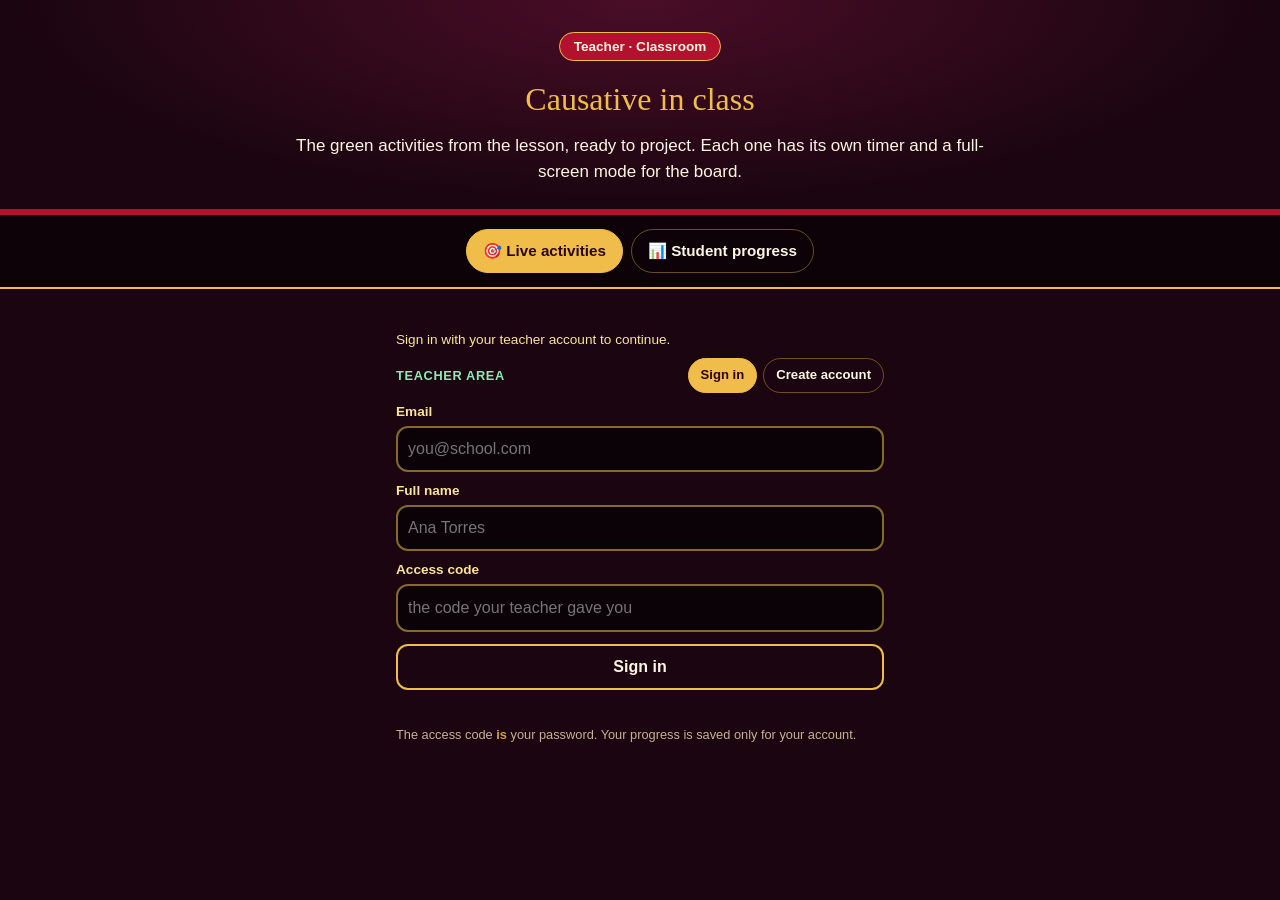
<file: aula.html>
<!DOCTYPE html>
<html lang="en" class="no-js">
<head>
<meta charset="utf-8">
<meta http-equiv="X-UA-Compatible" content="IE=edge">
<meta name="viewport" content="width=device-width, initial-scale=1, viewport-fit=cover">
<meta name="theme-color" content="#1a0510">
<link rel="stylesheet" href="auth.css">
<link rel="stylesheet" href="teacher.css">
<title>Causative · Classroom</title>
<style>
.js .hide{display:none}
.stage h3{margin-bottom:2px}
.stage .where{margin:0 0 8px;color:#fbe39a;font-size:.85rem}
.stage .timer{margin:6px 0}
</style>
</head>
<body>

<header class="thead">
<p class="badge">Teacher · Classroom</p>
<h1>Causative in class</h1>
<p>The green activities from the lesson, ready to project. Each one has its own timer and a full-screen mode for the board.</p>
</header>

<nav class="tabs" id="tabs" aria-label="Views">
<button type="button" class="tab on" data-view="live">🎯 Live activities</button>
<button type="button" class="tab" data-view="progress">📊 Student progress</button>
</nav>

<div class="gate" id="gate" data-auth></div>

<main id="app" hidden>

<!-- ============ LIVE ACTIVITIES ============ -->
<section id="view-live" class="wrap">
<h2>Pick an activity</h2>
<p class="muted">Filter by section, then press <b>Start timer</b>. <b>Full screen</b> fills the board.</p>
<div class="chips" id="filters"></div>
<div id="live-list"></div>
</section>

<!-- ============ STUDENT PROGRESS ============ -->
<section id="view-progress" class="wrap" hidden>
<h2>Student progress</h2>
<p class="muted" id="prog-summary">Loading…</p>
<div class="rowline">
<label for="search" class="lbl">Search student</label>
<input type="search" id="search" placeholder="name or email">
<button type="button" class="btn small" id="reload">Reload</button>
</div>
<div id="prog-list"></div>
</section>

</main>

<script src="config.js"></script>
<script src="sb.js"></script>
<script src="auth.js"></script>
<script src="curriculum.js"></script>
<script src="teacher.js"></script>
<script>
(function(){
'use strict';
var doc=document;
function esc(s){return T.esc(s);}
function el(id){return T.el(id);}

/* ---------- filters ---------- */
var filter='all';

function buildFilters(){
  var box=el('filters'),html='',i;
  html+='<button type="button" class="chip on" data-f="all">All</button>';
  for(i=0;i<Curriculum.sections.length;i++){
    var s=Curriculum.sections[i];
    html+='<button type="button" class="chip" data-f="'+s.id+'">'+esc(s.badge)+'</button>';
  }
  box.innerHTML=html;
  var chips=T.qsa('.chip',box);
  for(i=0;i<chips.length;i++){
    chips[i].onclick=function(){
      filter=this.getAttribute('data-f');
      var j;for(j=0;j<chips.length;j++)chips[j].className='chip'+(chips[j]===this?' on':'');
      renderLive();
    };
  }
}

/* ---------- live activities ---------- */
function renderLive(){
  var list=el('live-list'),html='',i,shown=0;
  for(i=0;i<Curriculum.activities.length;i++){
    var a=Curriculum.activities[i];
    if(filter!=='all'&&a.section!==filter)continue;
    shown++;
    var sec=Curriculum.sectionById(a.section);
    html+='<article class="stage" data-min="'+a.min+'" data-i="'+i+'">'+
      '<h3>'+esc(a.title)+'</h3>'+
      '<p class="where">'+esc(sec?sec.badge:'')+'</p>'+
      a.html+
      '<div class="timer" aria-live="off">--:--</div>'+
      '<div class="acts">'+
      '<button type="button" class="btn green t-start">Start timer</button>'+
      '<button type="button" class="btn t-reset">Reset</button>'+
      '<button type="button" class="btn t-full">Full screen</button>'+
      '</div></article>';
  }
  if(!shown)html='<p class="muted">No activity for this section.</p>';
  list.innerHTML=html;
  var stages=T.qsa('.stage',list);
  for(i=0;i<stages.length;i++)bindStage(stages[i]);
}

function bindStage(st){
  var min=parseInt(st.getAttribute('data-min'),10)||5;
  var start=T.qs('.t-start',st),reset=T.qs('.t-reset',st),full=T.qs('.t-full',st);
  var tEl=T.qs('.timer',st);
  var left=0,iv=null;
  function draw(){T.txt(tEl,left?Math.floor(left/60)+':'+('0'+(left%60)).slice(-2):'--:--');}
  function stop(){if(iv){clearInterval(iv);iv=null;}T.txt(start,'Start timer');}
  start.onclick=function(){
    if(iv){stop();return;}
    left=min*60;
    T.txt(start,'Stop');
    draw();
    iv=setInterval(function(){
      left--;draw();
      if(left<=0){stop();T.txt(tEl,"Time's up!");}
    },1000);
  };
  reset.onclick=function(){stop();left=0;draw();T.txt(tEl,'--:--');};
  full.onclick=function(){
    if(!hasC(st,'big')){
      doc.body.setAttribute('data-proj','1');
      var tabs=T.qs('.tabs'),head=T.qs('.thead');
      if(tabs)tabs.setAttribute('hidden','');
      if(head)head.setAttribute('hidden','');
      addC(st,'big');
      T.txt(full,'Exit full screen');
      if(doc.documentElement.requestFullscreen)try{doc.documentElement.requestFullscreen();}catch(e){}
      try{st.focus();}catch(e){}
    }else{
      exitStage(st,full);
    }
  };
  st.setAttribute('tabindex','-1');
}
function addC(e,c){if(!hasC(e,c))e.className=(e.className?e.className+' ':'')+c;}
function remC(e,c){e.className=(' '+(e.className||'')+' ').replace(' '+c+' ',' ').replace(/^\s+|\s+$/g,'');}
function hasC(e,c){return (' '+(e.className||'')+' ').indexOf(' '+c+' ')>-1;}
function exitStage(st,full){
  remC(st,'big');
  T.txt(full,'Full screen');
  var tabs=T.qs('.tabs'),head=T.qs('.thead');
  if(tabs)tabs.removeAttribute('hidden');
  if(head)head.removeAttribute('hidden');
  doc.body.removeAttribute('data-proj');
  if(doc.exitFullscreen&&doc.fullscreenElement){try{doc.exitFullscreen();}catch(e){}}
}
doc.addEventListener('keydown',function(e){
  e=e||window.event;
  var k=e.keyCode||e.which;
  if(k!==27)return;
  var st=T.qs('.stage.big');
  if(st)exitStage(st,T.qs('.t-full',st));
},false);
/* ---------- progress ---------- */
var data=null;

function sectionRows(st){
  var rows=[],i;
  for(i=0;i<Curriculum.sections.length;i++){
    var s=Curriculum.sections[i];
    rows.push({sec:s,st:Curriculum.stats(s,st)});
  }
  return rows;
}

function renderProgress(){
  if(!data)return;
  var list=el('prog-list');
  var all=T.students(data);
  var q=(el('search').value||'').toLowerCase().replace(/^\s+|\s+$/g,'');
  var html='',i,shown=0,active=0;
  for(i=0;i<all.length;i++){
    var p=all[i],rec=data.byId[p.id];
    if(q&&(p.full_name||'').toLowerCase().indexOf(q)<0&&(p.email||'').toLowerCase().indexOf(q)<0)continue;
    shown++;
    var st=state(p.id),ov=Curriculum.overall(st);
    if(ov.done)active++;
    var pts=T.pointsOf(data,p.id),upd=T.updatedOf(data,p.id);
    html+='<article class="stu" data-id="'+p.id+'">'+
      '<div class="rowline"><span class="lbl"><h3>'+esc(p.full_name||p.email)+'</h3>'+
      '<span class="mail">'+esc(p.email)+'</span></span>'+
      T.bar(ov.pct)+'<span class="pct">'+ov.pct+'%</span></div>'+
      '<p class="muted">'+pts+' pts · '+(ov.wrong?ov.wrong+' wrong answers · ':'')+T.fmtWhen(upd)+'</p>'+
      '<div class="det" hidden></div>'+
      '<p class="rowline"><button type="button" class="btn small t-det">Details</button>'+
      '<a class="btn small" href="taller.html?st='+p.id+'">Open in Workshop</a></p>'+
      '</article>';
  }
  if(!shown)html='<p class="muted">No student matches that search.</p>';
  if(!all.length)html='<p class="muted">No students yet. They create their account from the lesson page with the access code you gave them.</p>';
  list.innerHTML=html;
  T.txt(el('prog-summary'),all.length+' students · '+active+' with progress started');
  var btns=T.qsa('.t-det',list);
  for(i=0;i<btns.length;i++)btns[i].onclick=function(){
    var card=this;while(card&&!hasC(card,'stu'))card=card.parentNode;
    if(!card)return;
    var det=T.qs('.det',card);
    if(!det.hasAttribute('hidden')){det.setAttribute('hidden','');T.txt(this,'Details');return;}
    det.innerHTML=detailHTML(card.getAttribute('data-id'));
    det.removeAttribute('hidden');
    T.txt(this,'Hide');
  };
}
function state(id){return T.stateOf(data,id);}

function detailHTML(id){
  var st=state(id),rows=sectionRows(st),html='<div class="grid">',i;
  for(i=0;i<rows.length;i++){
    html+='<div><p class="muted">'+esc(rows[i].sec.badge)+'</p>'+T.bar(rows[i].st.pct,true)+
      ' <span class="pct">'+rows[i].st.pct+'%</span></div>';
  }
  html+='</div>';
  var wrong=T.wrongList(st);
  if(wrong.length){
    html+='<p><b>Most missed questions</b></p><ul>';
    for(i=0;i<wrong.length&&i<8;i++){
      html+='<li>'+esc(T.floorLabel(wrong[i].floor))+' · question '+(parseInt(wrong[i].item,10)+1)+
        ' · '+wrong[i].misses+' miss'+(wrong[i].misses>1?'es':'')+'</li>';
    }
    html+='</ul>';
  }else{
    html+='<p class="muted">No recorded mistakes.</p>';
  }
  var weak=Curriculum.weakest(st,2),k;
  if(weak.length){
    html+='<p><b>Weak sections</b></p><ul>';
    for(k=0;k<weak.length;k++)html+='<li>'+esc(weak[k].sec.badge)+' — '+weak[k].s.pct+'% complete</li>';
    html+='</ul>';
  }
  return html;
}

function reload(){
  T.msg(el('prog-summary'),'Loading…');
  T.loadData().then(function(d){
    data=d;
    renderProgress();
  },function(err){
    T.msg(el('prog-summary'),Auth.friendly(err),'bad');
  });
}

/* ---------- boot ---------- */
el('search').oninput=renderProgress;
el('reload').onclick=reload;

var tabs=T.qsa('#tabs .tab'),i;
for(i=0;i<tabs.length;i++){
  tabs[i].onclick=function(){
    var j;for(j=0;j<tabs.length;j++)tabs[j].className='tab'+(tabs[j]===this?' on':'');
    var v=this.getAttribute('data-view');
    el('view-live').hidden=(v!=='live');
    el('view-progress').hidden=(v!=='progress');
    if(v==='progress'&&!data)reload();
    if(v==='live')renderLive();
  };
}

buildFilters();
renderLive();

T.gate({el:el('gate'),app:el('app'),onReady:function(){reload();}});
})();
</script>
</body>
</html>
</file>
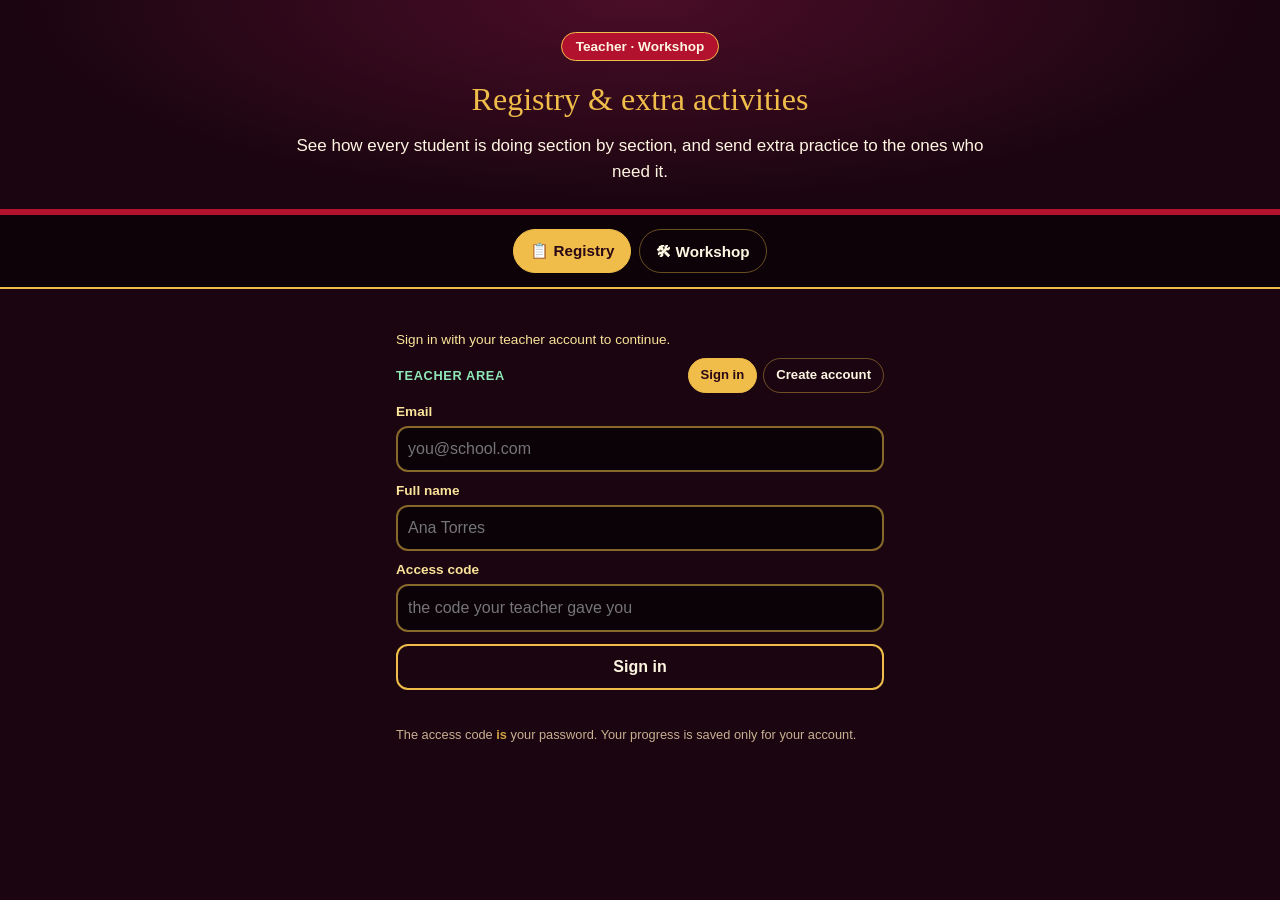
<file: taller.html>
<!DOCTYPE html>
<html lang="en" class="no-js">
<head>
<meta charset="utf-8">
<meta http-equiv="X-UA-Compatible" content="IE=edge">
<meta name="viewport" content="width=device-width, initial-scale=1, viewport-fit=cover">
<meta name="theme-color" content="#1a0510">
<link rel="stylesheet" href="auth.css">
<link rel="stylesheet" href="teacher.css">
<title>Causative · Workshop</title>
<style>
.matrix td.p{text-align:center;font-weight:800}
.matrix td.p.low{color:#ff9b9b}
.matrix td.p.mid{color:#fbe39a}
.matrix td.p.high{color:#8fe8b8}
.picker{display:flex;gap:10px;flex-wrap:wrap;align-items:flex-end}
.picker label{flex:1 1 260px;margin-top:0}
.assign{border-left:4px solid #3fbf7f;background:linear-gradient(160deg,#0f2a1f,#0a1c15);border:1px solid rgba(63,191,127,.45);border-left:4px solid #3fbf7f;border-radius:12px;padding:12px 14px;margin:10px 0}
.assign h4{margin:0 0 4px;color:#8fe8b8;font-size:1rem}
.assign .body p{margin:.4em 0}
.assign .body ol,.assign .body ul{margin:.4em 0;padding-left:20px}
.tag{display:inline-block;background:rgba(240,189,74,.18);border:1px solid rgba(240,189,74,.5);color:#fbe39a;border-radius:99px;padding:1px 9px;font-size:.72rem;margin:2px 4px 0 0}
.done{opacity:.6}
</style>
</head>
<body>

<header class="thead">
<p class="badge">Teacher · Workshop</p>
<h1>Registry &amp; extra activities</h1>
<p>See how every student is doing section by section, and send extra practice to the ones who need it.</p>
</header>

<nav class="tabs" id="tabs" aria-label="Views">
<button type="button" class="tab on" data-view="reg">📋 Registry</button>
<button type="button" class="tab" data-view="work">🛠 Workshop</button>
</nav>

<div class="gate" id="gate" data-auth></div>

<main id="app" hidden>

<!-- ============ REGISTRY ============ -->
<section id="view-reg" class="wrap">
<h2>Class registry</h2>
<p class="muted" id="reg-summary">Loading…</p>
<div class="rowline">
<label for="reg-search" class="lbl">Search</label>
<input type="search" id="reg-search" placeholder="name or email">
<button type="button" class="btn small" id="reg-reload">Reload</button>
</div>
<div class="tw">
<table class="matrix">
<thead><tr id="reg-head"></tr></thead>
<tbody id="reg-body"></tbody>
</table>
</div>
<p class="muted">Tap a name to open that student in the Workshop. Percentages come from the student's own answers, checkpoints and writing tasks.</p>
</section>

<!-- ============ WORKSHOP ============ -->
<section id="view-work" class="wrap" hidden>
<h2>Student workshop</h2>
<div class="picker">
<label for="stu">Student
<select id="stu"></select></label>
<button type="button" class="btn small" id="work-reload">Reload</button>
</div>

<div id="work-summary" class="panel"><p class="muted">Pick a student.</p></div>

<h3>Sections</h3>
<div id="work-sections" class="grid"></div>

<h3>Suggested extra activities</h3>
<p class="muted">Based on the sections with the lowest progress and the most missed answers. One tap sends it to the student's page.</p>
<div id="work-suggest"></div>

<h3>Create your own</h3>
<form id="custom" class="panel">
<label for="c-floor">Section</label>
<select id="c-floor"></select>
<label for="c-title">Title</label>
<input type="text" id="c-title" placeholder="Repair: get + person + to" required>
<label for="c-body">Instructions (blank line = new paragraph)</label>
<textarea id="c-body" placeholder="Write 5 sentences with get + person + to verb.&#10;&#10;Check them against the golden rule." required></textarea>
<p class="msg" id="c-msg" role="status" aria-live="polite"></p>
<button type="submit" class="btn green">Send to this student</button>
</form>

<h3>Assigned to this student</h3>
<div id="work-assigned"></div>
</section>

</main>

<script src="config.js"></script>
<script src="sb.js"></script>
<script src="auth.js"></script>
<script src="curriculum.js"></script>
<script src="teacher.js"></script>
<script>
(function(){
'use strict';
var doc=document,data=null,assignments=[],curId=null;

function esc(s){return T.esc(s);}
function el(id){return T.el(id);}

/* ---------- helpers ---------- */
function pctClass(p){return p>=70?'high':(p>=40?'mid':'low');}

function textToHTML(s){
  var blocks=String(s||'').split(/\n\s*\n/),html='',i,j;
  for(i=0;i<blocks.length;i++){
    var lines=blocks[i].split('\n'),inner='';
    for(j=0;j<lines.length;j++){
      if(!lines[j].replace(/^\s+|\s+$/g,''))continue;
      inner+=(j?'<br>':'')+esc(lines[j]);
    }
    if(inner)html+='<p>'+inner+'</p>';
  }
  return html||'<p></p>';
}

function studentById(id){
  var i;for(i=0;i<data.profiles.length;i++)if(data.profiles[i].id===id)return data.profiles[i];
  return null;
}

/* ---------- registry ---------- */
function renderHead(){
  var html='<th>Student</th><th>Overall</th>',i;
  for(i=0;i<Curriculum.sections.length;i++)html+='<th>'+esc(Curriculum.sections[i].id.toUpperCase())+'</th>';
  html+='<th class="num">Pts</th><th>Last activity</th>';
  el('reg-head').innerHTML=html;
}

function renderReg(){
  if(!data)return;
  var all=T.students(data);
  var q=(el('reg-search').value||'').toLowerCase().replace(/^\s+|\s+$/g,'');
  var html='',i,j,shown=0;
  for(i=0;i<all.length;i++){
    var p=all[i];
    if(q&&(p.full_name||'').toLowerCase().indexOf(q)<0&&(p.email||'').toLowerCase().indexOf(q)<0)continue;
    shown++;
    var st=T.stateOf(data,p.id),ov=Curriculum.overall(st);
    html+='<tr><td><a href="#" data-st="'+p.id+'">'+esc(p.full_name||p.email)+'</a></td>'+
      '<td class="p '+pctClass(ov.pct)+'">'+ov.pct+'%</td>';
    for(j=0;j<Curriculum.sections.length;j++){
      var s=Curriculum.stats(Curriculum.sections[j],st);
      html+='<td class="p '+pctClass(s.pct)+'">'+(s.total?s.pct+'%':'–')+'</td>';
    }
    html+='<td class="num">'+T.pointsOf(data,p.id)+'</td><td>'+T.fmtWhen(T.updatedOf(data,p.id))+'</td></tr>';
  }
  if(!all.length)html='<tr><td colspan="13" class="muted">No students yet. They create their account from the lesson page with the access code you gave them.</td></tr>';
  else if(!shown)html='<tr><td colspan="13" class="muted">No student matches that search.</td></tr>';
  el('reg-body').innerHTML=html;
  T.txt(el('reg-summary'),all.length+' students · '+shown+' shown');
  var links=T.qsa('#reg-body a[data-st]'),k;
  for(k=0;k<links.length;k++){
    links[k].onclick=function(e){
      if(e&&e.preventDefault)e.preventDefault();
      select(this.getAttribute('data-st'));
      switchView('work');
      return false;
    };
  }
}

/* ---------- workshop ---------- */
function fillPicker(){
  var all=T.students(data),html='',i;
  for(i=0;i<all.length;i++){
    html+='<option value="'+all[i].id+'"'+(all[i].id===curId?' selected':'')+'>'+
      esc(all[i].full_name||all[i].email)+'</option>';
  }
  if(!all.length)html='<option value="">No students yet</option>';
  el('stu').innerHTML=html;
}

function fillFloors(){
  var sel=el('c-floor'),h='',i;
  if(sel.options.length)return;
  for(i=0;i<Curriculum.sections.length;i++)
    h+='<option value="'+Curriculum.sections[i].id+'">'+esc(Curriculum.sections[i].badge)+'</option>';
  sel.innerHTML=h;
}

function renderWork(){
  if(!data)return;
  fillPicker();
  if(!curId){
    el('work-summary').innerHTML='<p class="muted">Pick a student.</p>';
    el('work-sections').innerHTML='';
    el('work-suggest').innerHTML='';
    el('work-assigned').innerHTML='';
    return;
  }
  var p=studentById(curId);
  if(!p){curId=null;return renderWork();}
  var st=T.stateOf(data,curId),ov=Curriculum.overall(st);
  el('work-summary').innerHTML=
    '<div class="rowline"><span class="lbl"><h3 style="margin:0">'+esc(p.full_name||p.email)+'</h3>'+
    '<span class="muted">'+esc(p.email)+'</span></span>'+T.bar(ov.pct)+'<span class="pct">'+ov.pct+'%</span></div>'+
    '<p class="muted">'+T.pointsOf(data,curId)+' pts · '+ov.wrong+' wrong answers · last activity '+
    T.fmtWhen(T.updatedOf(data,curId))+'</p>';

  var html='',i;
  for(i=0;i<Curriculum.sections.length;i++){
    var s=Curriculum.stats(Curriculum.sections[i],st);
    html+='<div><p class="muted">'+esc(Curriculum.sections[i].badge)+'</p>'+
      T.bar(s.pct,true)+' <span class="pct">'+s.pct+'%</span>'+
      (s.wrong?'<span class="muted"> · '+s.wrong+' miss</span>':'')+'</div>';
  }
  el('work-sections').innerHTML=html;

  renderSuggest(st);
  renderAssigned();
}

function alreadyAssigned(title){
  var i;
  for(i=0;i<assignments.length;i++){
    if(assignments[i].student_id===curId&&assignments[i].title===title)return true;
  }
  return false;
}

function renderSuggest(st){
  var weak=Curriculum.weakest(st,3),box=el('work-suggest'),html='',i,j,n=0;
  if(!weak.length){
    html='<p class="muted">No progress recorded yet. Suggested activities appear as soon as this student answers something.</p>';
    box.innerHTML=html;
    return;
  }
  for(i=0;i<weak.length;i++){
    var sec=weak[i].sec,list=Curriculum.bank[sec.id]||[];
    for(j=0;j<list.length;j++){
      var a=list[j];
      if(alreadyAssigned(a.title))continue;
      n++;
      html+='<div class="assign" data-sec="'+sec.id+'">'+
        '<h4>'+esc(a.title)+'</h4>'+
        '<p class="muted">'+esc(sec.badge)+' · suggested because: '+
        (weak[i].s.wrong?weak[i].s.wrong+' missed answers':'only '+weak[i].s.pct+'% complete')+'</p>'+
        '<div class="body">'+a.body+'</div>'+
        '<p>'+((a.tags||[]).map(function(t){return '<span class="tag">'+esc(t)+'</span>';}).join(''))+'</p>'+
        '<button type="button" class="btn green small t-send">Send to student</button>'+
        '</div>';
    }
  }
  if(!n)html='<p class="muted">Everything from the suggestions list is already assigned. Create your own below.</p>';
  box.innerHTML=html;
  var btns=T.qsa('.t-send',box),k;
  for(k=0;k<btns.length;k++){
    btns[k].onclick=function(){
      var card=this;while(card&&!card.className.match(/\bassign\b/))card=card.parentNode;
      if(!card)return;
      var sec=card.getAttribute('data-sec');
      var title=T.qs('h4',card).textContent;
      var bodyHTML=T.qs('.body',card).innerHTML;
      send({floor:sec,title:title,body:bodyHTML,source:'auto'},card,this);
    };
  }
}

function renderAssigned(){
  var box=el('work-assigned'),html='',i,open=0,done=0;
  for(i=0;i<assignments.length;i++){
    var a=assignments[i];
    if(a.student_id!==curId)continue;
    if(a.status==='done')done++;else open++;
    html+='<div class="assign'+(a.status==='done'?' done':'')+'" data-id="'+a.id+'">'+
      '<h4>'+esc(a.title)+'</h4>'+
      '<p class="muted">'+(a.floor?esc(floorBadge(a.floor))+' · ':'')+
      (a.source==='auto'?'auto suggestion':'your activity')+' · '+
      (a.status==='done'?'<span class="pill green">done '+T.fmtWhen(a.completed_at)+'</span>':
        '<span class="pill gold">assigned '+T.fmtWhen(a.created_at)+'</span>')+'</p>'+
      '<div class="body">'+(a.body||'')+'</div>'+
      '<p><button type="button" class="btn red small t-del">Remove</button></p>'+
      '</div>';
  }
  if(!open&&!done)html='<p class="muted">Nothing assigned yet.</p>';
  else html='<p class="muted">'+open+' open · '+done+' completed</p>'+html;
  box.innerHTML=html;
  var btns=T.qsa('.t-del',box),k;
  for(k=0;k<btns.length;k++){
    btns[k].onclick=function(){
      var card=this;while(card&&!card.getAttribute('data-id'))card=card.parentNode;
      if(!card)return;
      var id=card.getAttribute('data-id');
      if(!window.confirm('Remove this activity?'))return;
      this.disabled=true;
      sb.from('assignments').delete().eq('id',id).then(function(){
        var j;for(j=0;j<assignments.length;j++)if(assignments[j].id===id){assignments.splice(j,1);break;}
        renderAssigned();renderSuggest(T.stateOf(data,curId));
      },function(e){window.alert(Auth.friendly(e));});
    };
  }
}

function floorBadge(id){
  var s=Curriculum.sectionById(id);
  return s?s.badge:id;
}

function send(payload,card,btn){
  if(!curId)return;
  payload.student_id=curId;
  var old=btn?btn.innerHTML:'';
  if(btn){btn.disabled=true;btn.innerHTML='Sending…';}
  sb.from('assignments').insert(payload).then(function(rows){
    if(rows&&rows.length)assignments.unshift(rows[0]);
    if(btn){btn.disabled=false;btn.innerHTML=old;}
    if(card&&card.parentNode)card.parentNode.removeChild(card);
    renderAssigned();
    var box=el('work-suggest');
    if(!T.qs('.assign',box))renderSuggest(T.stateOf(data,curId));
    if(payload.source==='manual')T.msg(el('c-msg'),'Sent. The student will see it next time they open the lesson.','ok');
  },function(e){
    if(btn){btn.disabled=false;btn.innerHTML=old;}
    T.msg(el('c-msg'),Auth.friendly(e),'bad');
  });
}

/* ---------- custom form ---------- */
el('custom').onsubmit=function(e){
  if(e&&e.preventDefault)e.preventDefault();
  var title=(el('c-title').value||'').replace(/^\s+|\s+$/g,'');
  var body=(el('c-body').value||'').replace(/^\s+|\s+$/g,'');
  var floor=el('c-floor').value;
  if(!title||!body){T.msg(el('c-msg'),'Write a title and the instructions.','bad');return false;}
  send({floor:floor,title:title,body:textToHTML(body),source:'manual'},null,
       T.qs('button[type=submit]',el('custom')));
  el('c-title').value='';el('c-body').value='';
  return false;
};

/* ---------- load / views ---------- */
function load(){
  T.msg(el('reg-summary'),'Loading…');
  return T.loadData().then(function(d){
    data=d;
    if(!curId){
      var first=T.students(d);
      curId=first.length?first[0].id:null;
    }
    return T.loadAssignments().then(function(a){
      assignments=a;
      renderHead();renderReg();renderWork();
      T.msg(el('reg-summary'),T.students(d).length+' students');
    });
  })['catch'](function(err){
    T.msg(el('reg-summary'),Auth.friendly(err),'bad');
    return null;
  });
}

function select(id){curId=id;renderWork();}

function switchView(v){
  var tabs=T.qsa('#tabs .tab'),i;
  for(i=0;i<tabs.length;i++)
    tabs[i].className='tab'+(tabs[i].getAttribute('data-view')===v?' on':'');
  el('view-reg').hidden=(v!=='reg');
  el('view-work').hidden=(v!=='work');
}

var tabs=T.qsa('#tabs .tab'),i;
for(i=0;i<tabs.length;i++)
  tabs[i].onclick=function(){switchView(this.getAttribute('data-view'));};

el('reg-search').oninput=renderReg;
el('reg-reload').onclick=load;
el('work-reload').onclick=load;
el('stu').onchange=function(){curId=this.value;renderWork();};
fillFloors();

function fromQuery(){
  var m=/[?&]st=([^&]+)/.exec(location.search||'');
  return m?decodeURIComponent(m[1]):null;
}

T.gate({el:el('gate'),app:el('app'),onReady:function(){
  var q=fromQuery();
  if(q)curId=q;
  load().then(function(){if(q)switchView('work');});
}});
})();
</script>
</body>
</html>
</file>
<file: auth.css>
/* auth.css · sign-in box shared by index / aula / taller */
.authbox{background:linear-gradient(160deg,#250615,#12030a);border:1px solid rgba(240,189,74,.45);border-radius:16px;padding:14px 16px;margin:16px 0;text-align:left;max-width:520px;margin-left:auto;margin-right:auto}
.auth-head{display:-webkit-box;display:-webkit-flex;display:-ms-flexbox;display:flex;-webkit-box-align:center;-ms-flex-align:center;-webkit-align-items:center;align-items:center;-webkit-box-pack:justify;-ms-flex-pack:justify;justify-content:space-between;-ms-flex-wrap:wrap;flex-wrap:wrap;-webkit-flex-wrap:wrap;gap:8px;margin-bottom:8px}
.auth-brand{font-weight:800;letter-spacing:.05em;font-size:.8rem;color:#8fe8b8;text-transform:uppercase}
.auth-tabs{display:flex;gap:6px}
.auth-tab{font:inherit;font-weight:800;font-size:.82rem;color:#fff6e2;background:transparent;border:1px solid rgba(240,189,74,.4);border-radius:99px;padding:6px 12px;min-height:34px;cursor:pointer}
.auth-tab.on{background:#f0bd4a;color:#2a0715;border-color:#f0bd4a}
.auth-form label{display:block;font-size:.85rem;color:#fbe39a;font-weight:700;margin:8px 0 0}
.auth-form input{width:100%;box-sizing:border-box;margin-top:4px;font-family:inherit;font-size:1rem;color:#fff6e2;background:rgba(0,0,0,.55);border:2px solid rgba(240,189,74,.55);border-radius:12px;padding:10px;min-height:48px}
.auth-form input:focus{border-color:#f0bd4a}
.auth-submit{width:100%;margin-top:12px}
.auth-msg{min-height:1.3em;font-size:.9rem;margin:8px 0 0;color:#fbe39a}
.auth-msg.ok{color:#8fe8b8}
.auth-msg.bad{color:#ff9b9b}
.auth-help{font-size:.8rem;color:#e7cfa8;margin:8px 0 0;opacity:.85}
.auth-note{font-size:.85rem;color:#fbe39a;margin:0 0 8px}
.auth-who{display:block;font-size:.95rem;color:#fff6e2}
.auth-who small{color:#d9b98a;display:block;font-size:.78rem;word-break:break-all}
.auth-role{display:inline-block;background:#3fbf7f;color:#052014;font-size:.7rem;font-weight:800;border-radius:99px;padding:2px 8px;margin-left:6px;text-transform:uppercase;vertical-align:middle}
.auth-out{margin-top:10px;font-family:inherit;font-weight:800;font-size:.9rem;color:#fff6e2;background:transparent;border:2px solid #f0bd4a;border-radius:12px;padding:9px 14px;min-height:44px;cursor:pointer}
.auth-out:hover{background:rgba(240,189,74,.2)}
.auth-denied{margin:0}
.auth-denied p{margin:6px 0}
/* teacher pages gate */
.gate{max-width:520px;margin:40px auto;padding:0 16px}
</file>
<file: teacher.css>
/* teacher.css · shared look for aula.html and taller.html (same palette as the lesson) */
*{-webkit-box-sizing:border-box;-moz-box-sizing:border-box;box-sizing:border-box}
html{-webkit-text-size-adjust:100%;text-size-adjust:100%;color-scheme:dark;overflow-x:hidden}
body{margin:0;background:#1a0510;color:#fff6e2;font-family:-apple-system,BlinkMacSystemFont,"Segoe UI",Roboto,"Helvetica Neue",Arial,sans-serif;font-size:17px;line-height:1.55}
h1,h2,h3{font-family:Georgia,"Times New Roman",Times,serif;font-weight:400;color:#f0bd4a;margin:.25em 0}
h1{font-size:2rem}h2{font-size:1.5rem}h3{font-size:1.15rem;color:#fbe39a}
p{margin:.5em 0}
a{color:#fbe39a}
b,strong{color:#f0bd4a}
.wrap{max-width:1080px;margin:0 auto;padding:0 16px}
.thead{background:radial-gradient(ellipse at top,#4a0d27,#1a0510 70%);border-bottom:6px solid #b3122f;padding:26px 16px 18px;text-align:center}
.thead p{max-width:720px;margin:6px auto}
.badge{display:inline-block;background:#b3122f;color:#fff6e2;font-weight:800;border-radius:99px;padding:3px 14px;font-size:.85rem;border:1px solid #f0bd4a}
/* tabs */
.tabs{display:flex;flex-wrap:wrap;gap:8px;justify-content:center;padding:14px 12px;background:#0d0208;border-bottom:2px solid #f0bd4a;position:sticky;top:0;z-index:9}
.tab{font-family:inherit;font-weight:800;font-size:.95rem;color:#fff6e2;background:transparent;border:1px solid rgba(240,189,74,.4);border-radius:99px;padding:9px 16px;min-height:44px;cursor:pointer}
.tab.on{background:#f0bd4a;color:#2a0715;border-color:#f0bd4a}
/* cards */
.card{background:linear-gradient(160deg,#3a0a20,#250615);border:1px solid rgba(240,189,74,.4);border-radius:16px;padding:16px;margin:14px 0}
.panel{background:#12030a;border:1px solid rgba(240,189,74,.3);border-radius:16px;padding:14px 16px;margin:14px 0}
/* buttons */
.btn{font-family:inherit;font-weight:800;font-size:1rem;color:#fff6e2;background:transparent;border:2px solid #f0bd4a;border-radius:12px;padding:9px 14px;min-height:46px;min-width:46px;cursor:pointer;touch-action:manipulation}
.btn:hover,.btn:focus{background:rgba(240,189,74,.2)}
.btn.green{border-color:#3fbf7f}
.btn.green:hover,.btn.green:focus{background:rgba(63,191,127,.25)}
.btn.red{border-color:#ff6b6b}
.btn.red:hover,.btn.red:focus{background:rgba(255,107,107,.22)}
.btn.small{font-size:.85rem;padding:6px 10px;min-height:38px}
.btn[disabled]{opacity:.5;cursor:default}
/* inputs */
input[type=text],input[type=email],input[type=search],select,textarea{
  width:100%;font-family:inherit;font-size:1rem;color:#fff6e2;background:rgba(0,0,0,.6);
  border:2px solid rgba(240,189,74,.55);border-radius:12px;padding:10px;min-height:46px;touch-action:manipulation}
textarea{min-height:130px;resize:vertical}
label{display:block;font-size:.85rem;color:#fbe39a;font-weight:700;margin:10px 0 4px}
/* chips / filters */
.chips{display:flex;flex-wrap:wrap;gap:8px;margin:12px 0}
.chip{font-family:inherit;font-weight:800;font-size:.85rem;color:#fff6e2;background:transparent;border:1px solid rgba(240,189,74,.45);border-radius:99px;padding:7px 13px;min-height:38px;cursor:pointer}
.chip.on{background:#f0bd4a;color:#2a0715}
/* progress meter */
.meter{height:14px;border-radius:99px;background:rgba(0,0,0,.55);overflow:hidden;border:1px solid rgba(240,189,74,.6)}
.meter i{display:block;height:100%;background:linear-gradient(90deg,#b3122f,#f0bd4a,#3fbf7f);width:0;-webkit-transition:width .4s;transition:width .4s}
.meter.thin{height:9px}
.pct{font-weight:800;color:#fbe39a;font-size:.9rem}
/* tables */
.tw{overflow-x:auto;-webkit-overflow-scrolling:touch}
table{width:100%;border-collapse:collapse;font-size:.92rem}
td,th{border:1px solid rgba(240,189,74,.3);padding:8px;text-align:left;vertical-align:middle}
th{background:#4a0d27;color:#f0bd4a;font-weight:800}
tbody tr:nth-child(even) td{background:rgba(255,255,255,.03)}
td.num{text-align:right;font-variant-numeric:tabular-nums}
/* student cards */
.stu{background:linear-gradient(160deg,#2a0716,#180410);border:1px solid rgba(240,189,74,.35);border-radius:16px;padding:14px 16px;margin:12px 0}
.stu h3{margin:0}
.stu .mail{font-size:.82rem;color:#d9b98a;word-break:break-all}
.grid{display:grid;grid-template-columns:repeat(auto-fit,minmax(min(240px,100%),1fr));gap:12px}
.rowline{display:flex;align-items:center;gap:10px;flex-wrap:wrap}
.rowline .lbl{min-width:150px;flex:1 1 150px;font-size:.85rem;color:#fbe39a}
.rowline .meter{flex:2 1 180px}
.muted{color:#d9b98a;font-size:.85rem}
.msg{min-height:1.3em;font-size:.9rem;color:#fbe39a}
.msg.ok{color:#8fe8b8}
.msg.bad{color:#ff9b9b}
.pill{display:inline-block;border-radius:99px;padding:2px 10px;font-size:.75rem;font-weight:800;text-transform:uppercase;letter-spacing:.04em}
.pill.green{background:#3fbf7f;color:#052014}
.pill.gold{background:#f0bd4a;color:#2a0715}
.pill.grey{background:rgba(255,255,255,.14);color:#fff6e2}
/* live activity stage */
.stage{background:#0f2a1f;border:1px solid #3fbf7f;border-top:6px solid #3fbf7f;border-radius:16px;padding:18px;margin:14px 0}
.stage h3{color:#8fe8b8;font-family:-apple-system,BlinkMacSystemFont,"Segoe UI",Roboto,Arial,sans-serif;font-weight:800;letter-spacing:.05em;font-size:1rem;margin:0 0 8px}
.stage ol{margin:8px 0;padding-left:22px;font-size:1.15rem}
.stage li{margin:8px 0}
.stage .timer{font-family:Georgia,serif;font-size:2.6rem;color:#fbe39a;font-variant-numeric:tabular-nums}
.stage .acts{display:flex;gap:10px;flex-wrap:wrap;margin-top:10px}
/* projection / 10-foot mode */
.stage.big{position:fixed;left:0;top:0;right:0;bottom:0;z-index:50;margin:0;border-radius:0;overflow:auto;padding:5vh 6vw;background:#0f2a1f}
.stage.big ol{font-size:1.7rem;line-height:1.7}
.stage.big h3{font-size:1.6rem}
.stage.big .timer{font-size:5rem}
/* hint boxes */
.hint{border-left:3px solid #b3122f;background:rgba(0,0,0,.35);padding:8px 12px;border-radius:0 10px 10px 0;color:#fbe39a;font-size:.9rem}
.det{border-top:1px dashed rgba(240,189,74,.3);margin-top:10px;padding-top:10px}
.sectionbar{display:flex;justify-content:space-between;align-items:center;gap:10px;flex-wrap:wrap;margin-top:8px}
@media (max-width:520px){
  .rowline .lbl{min-width:0;flex:1 1 100%}
  .rowline .meter{flex:1 1 100%}
}
</file>
